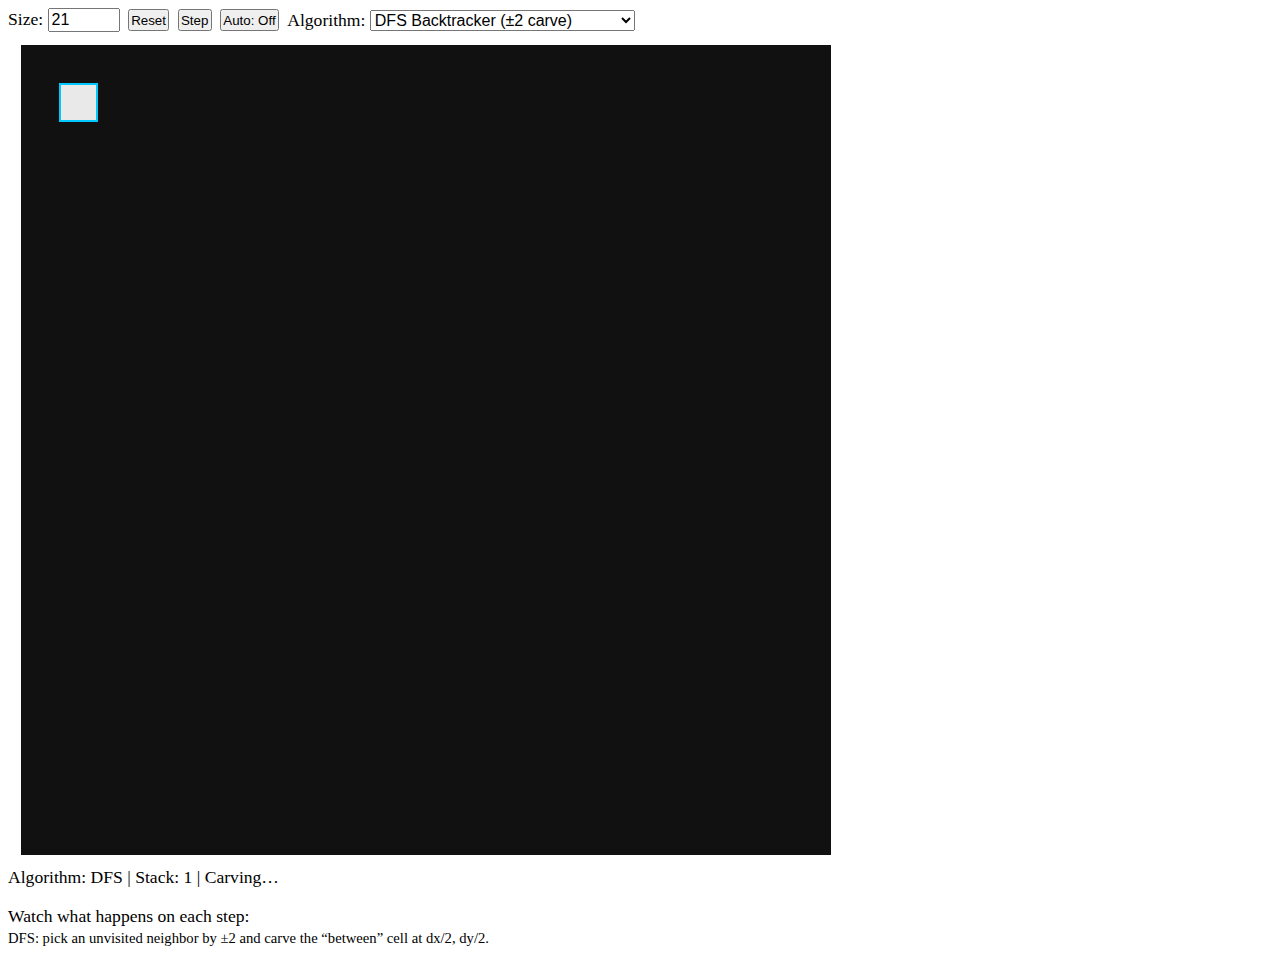
<file: index.html>
<!doctype html>
<html>
<head>
  <meta charset="utf-8" />
  <meta name="viewport" content="width=device-width,initial-scale=1" />
  <title>DFS / Prim / Kruskal / Wilson</title>
  <style>
    body { font-size: 1.1rem; }
    .row { display: flex; gap: 1%; flex-wrap: wrap; align-items: center; margin-bottom: 12px; max-width: 92vmin; }
    button { padding: 0.1em; }
    #grid { display: grid; background: #999; width: 90vmin; margin: 1%; max-width: 90vmin; max-height: 90vmin; height: 90vmin }
    .cell { width: 100%; height: 100%; background: #111; }
    .path { background: #f5f5f5; }
    .current { outline: 2px solid #00c8ff; outline-offset: -2px; }
    .between { background: #b700bf; }
    .room { background: #e9e9e9; }  
    code { background: #f2f200; padding: 1%; }
    select, input { font-size: 1rem; }
    input[type=number] {min-width: 3rem; max-width: 4rem;}
  </style>
</head>
<body>
  <div class="row">   
    <label>Size:
      <input id="size" type="number" min="5" step="2" value="21">
    </label>
    <button id="reset">Reset</button>
    <button id="step">Step</button>
    <button id="auto">Auto: Off</button>
    <label>Algorithm:
      <select id="algo">
        <option value="dfs">DFS Backtracker (±2 carve)</option>
        <option value="prim">Randomized Prim (frontier edges)</option>
        <option value="kruskal">Kruskal (Union-Find walls)</option>
        <option value="wilson">Wilson (loop-erased random walk)</option>
      </select>
    </label>
  </div>

  <div id="grid"></div>
  <span id="status"></span>
  <p>
    Watch what happens on each step:
    <br />
    <small id="deets"></small>
  </p>

  <script>
    const gridEl = document.getElementById('grid');
    const statusEl = document.getElementById('status');
    const sizeEl = document.getElementById('size');
    const algoEl = document.getElementById('algo');
    const btnReset = document.getElementById('reset');
    const btnStep = document.getElementById('step');
    const btnAuto = document.getElementById('auto');
    const deets = document.getElementById('deets');

    let N = 33;
    let maze = [];       // false = wall, true = path
    let cells = [];      // DOM refs
    let autoTimer = null;

    const dirs = [
      [-2, 0], [2, 0], [0, -2], [0, 2],
    ];

    const START = [1, 1];

    const givedeets = (text) => { deets.textContent = text; };

    function isValid(x, y) {
      return x >= 0 && x < N && y >= 0 && y < N;
    }

    function shuffle(arr) {
      for (let i = arr.length - 1; i > 0; i--) {
        const j = (Math.random() * (i + 1)) | 0;
        [arr[i], arr[j]] = [arr[j], arr[i]];
      }
      return arr;
    }

    function setCell(x, y, isPath) {
      maze[x][y] = isPath;
      const el = cells[x][y];
      el.classList.toggle('path', isPath);
      el.classList.toggle('room', isPath && x % 2 === 1 && y % 2 === 1);
    }

    function clearHighlights() {
      for (let x = 0; x < N; x++) for (let y = 0; y < N; y++) {
        cells[x][y].classList.remove('current');
        cells[x][y].classList.remove('between');
      }
    }

    function buildGrid() {
      gridEl.innerHTML = '';
      gridEl.style.gridTemplateColumns = `repeat(${N}, auto)`;

      cells = Array.from({ length: N }, () => Array(N));
      for (let x = 0; x < N; x++) {
        for (let y = 0; y < N; y++) {
          const el = document.createElement('div');
          el.className = 'cell';
          gridEl.appendChild(el);
          cells[x][y] = el;
        }
      }
    }

    // DFS Backtracker
    const dfsState = {
      stack: [],
      init() {
        this.stack = [];
        const [sx, sy] = START;

        setCell(sx, sy, true);
        this.stack.push([sx, sy]);

        clearHighlights();
        cells[sx][sy].classList.add('current');

        statusEl.textContent = `Algorithm: DFS | Stack: ${this.stack.length} | Carving…`;
        givedeets(`DFS: pick an unvisited neighbor by ±2 and carve the “between” cell at dx/2, dy/2.`);
      },
      step() {
        if (this.stack.length === 0) {
          statusEl.textContent = 'Done. (DFS stack empty)';
          return false;
        }

        clearHighlights();

        const [x, y] = this.stack[this.stack.length - 1];
        cells[x][y].classList.add('current');

        const options = shuffle(dirs.slice());
        for (const [dx, dy] of options) {
          const nx = x + dx;
          const ny = y + dy;

          if (!isValid(nx, ny)) continue;
          if (maze[nx][ny]) continue;

          const bx = x + dx / 2;
          const by = y + dy / 2;

          setCell(bx, by, true);
          setCell(nx, ny, true);

          cells[bx][by].classList.add('between');

          this.stack.push([nx, ny]);
          statusEl.textContent = `Algorithm: DFS | Move: (${x},${y}) -> (${nx},${ny}) | Between: (${bx},${by}) | Stack: ${this.stack.length}`;
          return true;
        }

        this.stack.pop();
        statusEl.textContent = `Algorithm: DFS | Backtrack from (${x},${y}) | Stack: ${this.stack.length}`;
        return true;
      }
    };

    // Randomized Prim
    const primState = {
      frontier: [], // edges: {x,y,nx,ny,bx,by}
      init() {
        this.frontier = [];
        const [sx, sy] = START;

        setCell(sx, sy, true);
        this._addFrontierFrom(sx, sy);

        clearHighlights();
        cells[sx][sy].classList.add('current');

        statusEl.textContent = `Algorithm: Prim | Frontier: ${this.frontier.length} | Growing…`;
        givedeets(`Prim: keep a frontier of edges from carved to uncarved rooms; pick one randomly, carve between + target room.`);
      },
      _addFrontierFrom(x, y) {
        for (const [dx, dy] of dirs) {
          const nx = x + dx;
          const ny = y + dy;
          if (!isValid(nx, ny)) continue;
          if (maze[nx][ny]) continue;

          const bx = x + dx / 2;
          const by = y + dy / 2;
          this.frontier.push({ x, y, nx, ny, bx, by });
        }
      },
      step() {
        while (this.frontier.length > 0) {
          const idx = (Math.random() * this.frontier.length) | 0;
          const edge = this.frontier.splice(idx, 1)[0];

          const { x, y, nx, ny, bx, by } = edge;

          if (!isValid(nx, ny) || maze[nx][ny]) continue;

          clearHighlights();
          cells[x][y].classList.add('current');

          setCell(bx, by, true);
          setCell(nx, ny, true);

          cells[bx][by].classList.add('between');
          cells[nx][ny].classList.add('current');

          this._addFrontierFrom(nx, ny);

          statusEl.textContent =
            `Algorithm: Prim | Add: (${nx},${ny}) via (${x},${y}) | Between: (${bx},${by}) | Frontier: ${this.frontier.length}`;
          return true;
        }

        statusEl.textContent = 'Done. (Prim frontier empty)';
        return false;
      }
    };

    // Kruskal (Union-Find)
    const kruskalState = {
      parent: [],
      rank: [],
      edges: [],
      roomsPerSide: 0,

      _roomId(x, y) {
        const rx = (x - 1) / 2;
        const ry = (y - 1) / 2;
        return rx * this.roomsPerSide + ry;
      },

      _find(a) {
        let p = this.parent[a];
        if (p !== a) this.parent[a] = this._find(p);
        return this.parent[a];
      },

      _union(a, b) {
        a = this._find(a);
        b = this._find(b);
        if (a === b) return false;

        if (this.rank[a] < this.rank[b]) [a, b] = [b, a];
        this.parent[b] = a;
        if (this.rank[a] === this.rank[b]) this.rank[a]++;
        return true;
      },

      init() {
        this.roomsPerSide = (N - 1) / 2;
        const roomCount = this.roomsPerSide * this.roomsPerSide;

        this.parent = Array.from({ length: roomCount }, (_, i) => i);
        this.rank = Array(roomCount).fill(0);
        this.edges = [];

        // carve all rooms open; keep between-cells closed initially
        for (let x = 1; x < N; x += 2) for (let y = 1; y < N; y += 2) setCell(x, y, true);

        // build edges (right + down)
        for (let x = 1; x < N; x += 2) {
          for (let y = 1; y < N; y += 2) {
            const aId = this._roomId(x, y);

            if (x + 2 < N) {
              const nx = x + 2, ny = y;
              const bId = this._roomId(nx, ny);
              this.edges.push({ ax: x, ay: y, bx: nx, by: ny, wx: x + 1, wy: y, aId, bId });
            }
            if (y + 2 < N) {
              const nx = x, ny = y + 2;
              const bId = this._roomId(nx, ny);
              this.edges.push({ ax: x, ay: y, bx: nx, by: ny, wx: x, wy: y + 1, aId, bId });
            }
          }
        }

        shuffle(this.edges);

        clearHighlights();
        const [sx, sy] = START;
        cells[sx][sy].classList.add('current');

        statusEl.textContent = `Algorithm: Kruskal | Walls: ${this.edges.length} | Union-Find ready…`;
        givedeets(`Kruskal: shuffle walls between rooms. If a wall connects different sets, carve it; otherwise skip (cycle).`);
      },

      step() {
        if (this.edges.length === 0) {
          statusEl.textContent = 'Done. (Kruskal walls exhausted)';
          return false;
        }

        const e = this.edges.pop();

        clearHighlights();
        cells[e.ax][e.ay].classList.add('current');
        cells[e.bx][e.by].classList.add('current');
        cells[e.wx][e.wy].classList.add('between');

        const connected = this._union(e.aId, e.bId);
        if (connected) {
          setCell(e.wx, e.wy, true);
          statusEl.textContent =
            `Algorithm: Kruskal | CONNECT sets | Carve wall (${e.wx},${e.wy}) | Walls left: ${this.edges.length}`;
        } else {
          statusEl.textContent =
            `Algorithm: Kruskal | SKIP cycle | Keep wall (${e.wx},${e.wy}) | Walls left: ${this.edges.length}`;
        }
        return true;
      }
    };

    // Wilson (Loop-Erased Random Walk, step-by-step state machine)
    const wilsonState = {
      roomsPerSide: 0,
      roomCount: 0,
      inTree: [],
      remaining: 0,

      // current walk (loop-erased)
      phase: "pick",            // "pick" | "walk" | "carve"
      walkPath: [],             // roomIds (does NOT include the tree-hit target)
      walkIndex: [],            // roomId -> index in walkPath, or -1
      carvePath: null,          // roomIds INCLUDING target (walkPath + [target])
      carveI: 0,

      _coordToId(x, y) {
        const rx = (x - 1) / 2;
        const ry = (y - 1) / 2;
        return rx * this.roomsPerSide + ry;
      },
      _idToCoord(id) {
        const rx = Math.floor(id / this.roomsPerSide);
        const ry = id % this.roomsPerSide;
        return [rx * 2 + 1, ry * 2 + 1];
      },

      _pickNonTreeId() {
        if (this.remaining <= 0) return -1;

        // Near the end, random-try can get unlucky; fall back to scanning.
        if (this.remaining < Math.max(8, this.roomCount / 8)) {
          for (let i = 0; i < this.roomCount; i++) if (!this.inTree[i]) return i;
          return -1;
        }

        // Fast average-case:
        for (let tries = 0; tries < 10000; tries++) {
          const id = (Math.random() * this.roomCount) | 0;
          if (!this.inTree[id]) return id;
        }

        // Fallback scan if the universe hates us today
        for (let i = 0; i < this.roomCount; i++) if (!this.inTree[i]) return i;
        return -1;
      },

      _neighborsOfRoomId(id) {
        const [x, y] = this._idToCoord(id);
        const nbrs = [];
        for (const [dx, dy] of dirs) {
          const nx = x + dx, ny = y + dy;
          if (!isValid(nx, ny)) continue;
          // nx,ny will stay odd if x,y are odd and dx,dy are even (±2)
          nbrs.push({ id: this._coordToId(nx, ny), x: nx, y: ny, bx: (x + nx) / 2, by: (y + ny) / 2, fromX: x, fromY: y });
        }
        return nbrs;
      },

      _markRoomInTree(id) {
        if (this.inTree[id]) return;
        this.inTree[id] = true;
        this.remaining--;
        const [x, y] = this._idToCoord(id);
        setCell(x, y, true);
      },

      _clearWalkIndex() {
        // only clear for rooms that were in the current walkPath
        for (const id of this.walkPath) this.walkIndex[id] = -1;
        this.walkPath.length = 0;
      },

      init() {
        this.roomsPerSide = (N - 1) / 2;
        this.roomCount = this.roomsPerSide * this.roomsPerSide;

        this.inTree = Array(this.roomCount).fill(false);
        this.walkIndex = Array(this.roomCount).fill(-1);

        this.remaining = this.roomCount;
        this.phase = "pick";
        this.walkPath = [];
        this.carvePath = null;
        this.carveI = 0;

        // Start tree with START room (or you can randomize this if you want)
        const [sx, sy] = START;
        const rootId = this._coordToId(sx, sy);
        this._markRoomInTree(rootId);

        clearHighlights();
        cells[sx][sy].classList.add('current');

        statusEl.textContent = `Algorithm: Wilson | In-tree: 1/${this.roomCount} | Starting…`;
        givedeets(`Wilson: pick a random room not in the tree, random-walk until you hit the tree, erase loops as they form, then carve the resulting path into the tree.`);
      },

      step() {
        if (this.remaining <= 0 && this.phase !== "carve" && this.phase !== "walk") {
          statusEl.textContent = 'Done. (Wilson complete)';
          return false;
        }

        if (this.phase === "pick") {
          const startId = this._pickNonTreeId();
          if (startId < 0) {
            statusEl.textContent = 'Done. (Wilson complete)';
            return false;
          }

          // start new loop-erased walk
          this.walkPath = [startId];
          this.walkIndex[startId] = 0;
          this.carvePath = null;
          this.carveI = 0;
          this.phase = "walk";

          clearHighlights();
          const [x, y] = this._idToCoord(startId);
          cells[x][y].classList.add('current');

          statusEl.textContent = `Algorithm: Wilson | Walk start at roomId=${startId} | Remaining rooms: ${this.remaining}`;
          return true;
        }

        if (this.phase === "walk") {
          const headId = this.walkPath[this.walkPath.length - 1];
          const nbrs = this._neighborsOfRoomId(headId);
          const choice = nbrs[(Math.random() * nbrs.length) | 0];

          clearHighlights();
          const [hx, hy] = this._idToCoord(headId);
          cells[hx][hy].classList.add('current');
          cells[choice.bx][choice.by].classList.add('between');

          // Hit the tree: switch to carve
          if (this.inTree[choice.id]) {
            this.carvePath = this.walkPath.concat([choice.id]);
            this.carveI = 0;
            this.phase = "carve";

            const [tx, ty] = this._idToCoord(choice.id);
            cells[tx][ty].classList.add('current');

            statusEl.textContent =
              `Algorithm: Wilson | Hit tree at roomId=${choice.id} | Carving ${this.carvePath.length - 1} segments…`;
            return true;
          }

          // Loop detection / erasure
          const seenAt = this.walkIndex[choice.id];
          if (seenAt !== -1) {
            // erase everything after seenAt
            for (let i = seenAt + 1; i < this.walkPath.length; i++) {
              this.walkIndex[this.walkPath[i]] = -1;
            }
            this.walkPath.length = seenAt + 1;

            statusEl.textContent =
              `Algorithm: Wilson | Loop erased back to index ${seenAt} (roomId=${choice.id}) | Walk length: ${this.walkPath.length}`;
            return true;
          }

          // Extend walk
          this.walkPath.push(choice.id);
          this.walkIndex[choice.id] = this.walkPath.length - 1;

          const [nx, ny] = this._idToCoord(choice.id);
          cells[nx][ny].classList.add('current');

          statusEl.textContent =
            `Algorithm: Wilson | Walk step -> roomId=${choice.id} | Walk length: ${this.walkPath.length} | Remaining: ${this.remaining}`;
          return true;
        }

        if (this.phase === "carve") {
          if (!this.carvePath || this.carveI >= this.carvePath.length - 1) {
            // finish this walk
            this._clearWalkIndex();
            this.carvePath = null;
            this.phase = (this.remaining > 0) ? "pick" : "done";

            if (this.remaining <= 0) {
              statusEl.textContent = 'Done. (Wilson complete)';
              return false;
            }

            statusEl.textContent = `Algorithm: Wilson | Segment done | Remaining rooms: ${this.remaining}`;
            return true;
          }

          const aId = this.carvePath[this.carveI];
          const bId = this.carvePath[this.carveI + 1];

          const [ax, ay] = this._idToCoord(aId);
          const [bx, by] = this._idToCoord(bId);

          const wx = (ax + bx) / 2;
          const wy = (ay + by) / 2;

          clearHighlights();
          cells[ax][ay].classList.add('current');
          cells[bx][by].classList.add('current');
          cells[wx][wy].classList.add('between');

          // Ensure rooms are open when they join the tree
          this._markRoomInTree(aId);
          this._markRoomInTree(bId);

          // Carve the wall between
          setCell(wx, wy, true);

          this.carveI++;

          statusEl.textContent =
            `Algorithm: Wilson | Carve (${ax},${ay}) -> (${bx},${by}) via (${wx},${wy}) | Remaining rooms: ${this.remaining}`;
          return true;
        }

        statusEl.textContent = 'Done.';
        return false;
      }
    };

    const algorithms = {
      dfs: dfsState,
      prim: primState,
      kruskal: kruskalState,
      wilson: wilsonState,
    };

    function currentAlgo() {
      return algorithms[algoEl.value] || dfsState;
    }

    // ---------------------------
    // Control flow
    // ---------------------------

    function setAuto(on) {
      if (on) {
        btnAuto.textContent = 'Auto: On';
        autoTimer = setInterval(() => {
          const ok = stepOnce();
          if (!ok) setAuto(false);
        }, 30);
      } else {
        btnAuto.textContent = 'Auto: Off';
        clearInterval(autoTimer);
        autoTimer = null;
      }
    }

    function reset() {
      setAuto(false);

      N = Number(sizeEl.value) || 21;
      if (N % 2 === 0) N += 1;
      sizeEl.value = N;

      maze = Array.from({ length: N }, () => Array(N).fill(false));
      buildGrid();

      currentAlgo().init();
    }

    function stepOnce() {
      return currentAlgo().step();
    }

    btnReset.addEventListener('click', reset);
    btnStep.addEventListener('click', stepOnce);
    btnAuto.addEventListener('click', () => setAuto(!autoTimer));
    algoEl.addEventListener('change', reset);

    reset();
  </script>
</body>
</html>
</file>
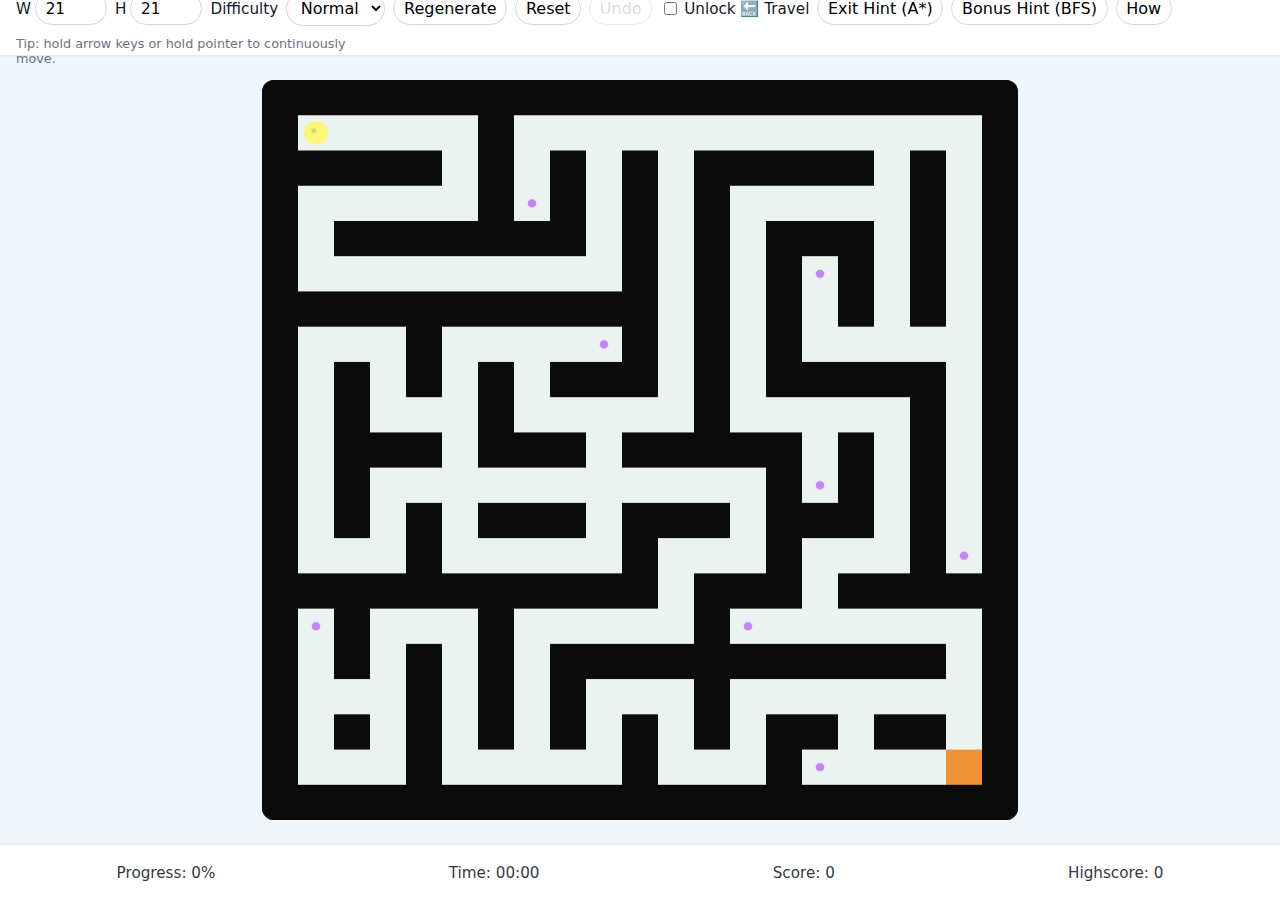
<file: index2.html>
<!doctype html>
<html lang="en">
<head>
  <meta charset="utf-8" />
  <meta name="viewport" content="width=device-width,initial-scale=1" />
  <title>Maze</title>
  <link rel="stylesheet" href="./maze.css" />
</head>
<body>
  <header id="top">
    <div id="controls">
      <label>
        W
        <input id="widthIn" type="number" value="21" min="7" step="2" inputmode="numeric">
      </label>
      <label>
        H
        <input id="heightIn" type="number" value="21" min="7" step="2" inputmode="numeric">
      </label>

      <label for="difficulty">Difficulty</label>
      <select id="difficulty" name="difficulty">
        <option value="easy">Easy</option>
        <option value="normal" selected>Normal</option>
        <option value="hard">Hard</option>
        <option value="cruel">Cruel</option>
      </select>

<button id="regen" type="button">Regenerate</button>
<button id="reset" type="button">Reset</button>
<button id="undo" type="button" disabled>Undo</button>

<label class="inline">
  <input id="rev" type="checkbox">
  Unlock 🔙 Travel
</label>

<button id="hint" type="button">Exit Hint (A*)</button>
<button id="deadHint" type="button">Bonus Hint (BFS)</button>
      <button id="coachBtn" type="button">How</button>

      <small class="note">
        Tip: hold arrow keys or hold pointer to continuously move.
      </small>
    </div>
  </header>

  <main id="wrap">
    <canvas id="canvas" aria-label="Maze game"></canvas>
  </main>

  <footer id="hud" aria-live="polite">
    <div class="muted">Progress: <span id="progress">0%</span></div>
    <div class="muted">Time: <span id="timer">00:00</span></div>
    <div class="muted">Score: <span id="score">0</span></div>
    <div class="muted">Highscore: <span id="highscore">0</span></div>
  </footer>

  <dialog id="coachDialog" aria-labelledby="coachTitle">
    <form method="dialog">
      <h3 id="coachTitle">How to play</h3>
      <p>
        Goal: fill all path cells into walls (intentionally "ruin the maze").
        If “Unlock 🔙 Travel” is unchecked, the cell you leave becomes a wall —
        plan routes to collect dead-end bonuses. Reach the end for a finish
        bonus reduced by your elapsed time.
      </p>
      <ul>
        <li>Use arrows or swipe/hold pointer for continuous movement.</li>
        <li>Dead-end cells give bonus points and spawn a little particle flourish + sound.</li>
        <li>Undo restores the last move/fill (limited stack), hint runs A* in a worker.</li>
      </ul>
      <menu>
        <button id="closeCoach" value="close" type="submit">Close</button>
      </menu>
    </form>
  </dialog>

  <script type="module" src="./maze.js"></script>
</body>
</html>
</file>
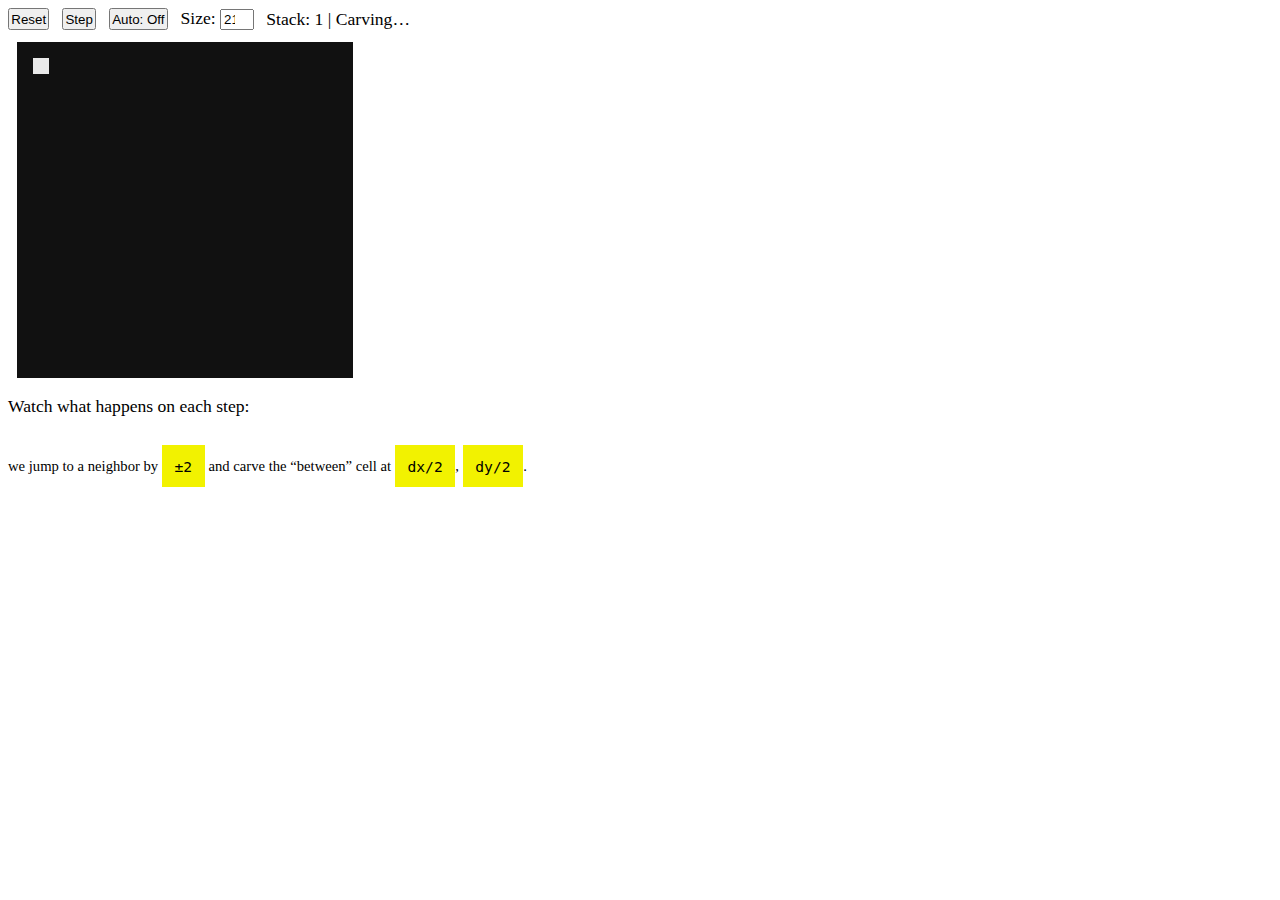
<file: maze-step-demob.html>
<!doctype html>
<html>
<head>
  <meta charset="utf-8" />
  <meta name="viewport" content="width=device-width,initial-scale=1" />
  <title>Step-by-2 Maze Carving Demo</title>
  <style>
    body { font-size: 1.1rem; }
    .row { display: flex; gap: 1%; flex-wrap: wrap; align-items: center; margin-bottom: 12px; }
    button { padding: 0.1em; }
    #grid { display: grid; background: #999; width: fit-content; margin: 1vmin }
    .cell { width: 1rem; height: 1rem; background: #111; }
    .path { background: #f5f5f5; }
    .current { border: -2px solid #00c8ff;}
    .between { background: #b700bf; } /* the carved “wall-between” cell this step */
    .room { background: #e9e9e9; }    /* optional: room cells look slightly different */
    code { background: #f2f200; padding: 1%; }
  </style>
</head>
<body>
  <div class="row">
    <button id="reset">Reset</button>
    <button id="step">Step</button>
    <button id="auto">Auto: Off</button>
    <label>Size:
      <input id="size" type="number" min="5" step="2" value="21" style="width:100%; max-width:2vw">
    </label>
    <span id="status"></span>
  </div>

  <div id="grid"></div>

  <p>
    Watch what happens on each step:
    </p><br /><small id="deets">
    we jump to a neighbor by <code>±2</code> and carve the “between” cell at <code>dx/2</code>, <code>dy/2</code>.</small>
  </p>

  <script>
    const gridEl = document.getElementById('grid');
    const statusEl = document.getElementById('status');
    const sizeEl = document.getElementById('size');
    const btnReset = document.getElementById('reset');
    const btnStep = document.getElementById('step');
    const btnAuto = document.getElementById('auto');
    const deets = document.getElementById('deets');

    let N = 33;
    let maze = [];       // false = wall, true = path
    let cells = [];      // DOM refs
    let stack = [];      // iterative DFS stack of [x,y]
    let autoTimer = null;
    let lastBetween = null;

    const dirs = [
      [-2, 0], [2, 0], [0, -2], [0, 2],
    ];


    const givedeets = (deet) => { 
      deets.textContent =  deet;
    }

    function isValid(x, y) {
      return x >= 0 && x < N && y >= 0 && y < N;
      givedeets('isValid' + `${x} ,  ${y}`)
    }

    function shuffle(arr) {
      // good enough for demo
      for (let i = arr.length - 1; i > 0; i--) {
        const j = (Math.random() * (i + 1)) | 0;
        [arr[i], arr[j]] = [arr[j], arr[i]];
      }
      givedeets('shuffle' + JSON.stringify(arr));
      return arr;
    }

    function setCell(x, y, isPath) {
      maze[x][y] = isPath;
      const el = cells[x][y];
      el.classList.toggle('path', isPath);
      el.classList.toggle('room', isPath && x % 2 === 1 && y % 2 === 1); // just for visuals
    }

    function clearHighlights() {
      // remove “current” from all: cheap because grid is small
      for (let x = 0; x < N; x++) for (let y = 0; y < N; y++) {
        cells[x][y].classList.remove('current');
        cells[x][y].classList.remove('between');
      }
      lastBetween = null;
    }

    function buildGrid() {
      gridEl.innerHTML = '';
      gridEl.style.gridTemplateColumns = `repeat(${N}, auto)`;

      cells = Array.from({ length: N }, () => Array(N));
      for (let x = 0; x < N; x++) {
        for (let y = 0; y < N; y++) {
          const el = document.createElement('div');
          el.className = 'cell';
          gridEl.appendChild(el);
          cells[x][y] = el;
        }
      }
    }

    function reset() {
      N = Number(sizeEl.value) || 21;
      if (N % 2 === 0) N += 1;           // keep odd
      sizeEl.value = N;

      maze = Array.from({ length: N }, () => Array(N).fill(false));
      stack = [];
      buildGrid();

      // start at (1,1) like your game
      setCell(1, 1, true);
      stack.push([1, 1]);

      clearHighlights();
      cells[1][1].classList.add('current');

      statusEl.textContent = `Stack: ${stack.length} | Carving…`;
    }

    function stepOnce() {
      if (stack.length === 0) {
        statusEl.textContent = 'Done. (Stack empty)';
        return false;
      }

      clearHighlights();

      const [x, y] = stack[stack.length - 1];
      cells[x][y].classList.add('current');

      const options = shuffle(dirs.slice());
      for (const [dx, dy] of options) {
        const nx = x + dx;
        const ny = y + dy;

        if (!isValid(nx, ny)) continue;
        if (maze[nx][ny]) continue; // already carved/visited “room”

        // THIS is your famous line: carve the between-cell
        const bx = x + dx / 2;
        const by = y + dy / 2;

        setCell(bx, by, true);
        setCell(nx, ny, true);

        cells[bx][by].classList.add('between');
        lastBetween = [bx, by];

        stack.push([nx, ny]);
        statusEl.textContent = `Move: (${x},${y}) -> (${nx},${ny}) | Between: (${bx},${by}) | Stack: ${stack.length}`;
        return true;
      }

      // no unvisited neighbors: backtrack (like returning from recursion)
      stack.pop();
      statusEl.textContent = `Backtrack from (${x},${y}) | Stack: ${stack.length}`;
      return true;
    }

    function setAuto(on) {
      if (on) {
        btnAuto.textContent = 'Auto: On';
        autoTimer = setInterval(() => {
          const ok = stepOnce();
          if (!ok) setAuto(false);
        }, 30);
      } else {
        btnAuto.textContent = 'Auto: Off';
        clearInterval(autoTimer);
        autoTimer = null;
      }
    }

    btnReset.addEventListener('click', () => reset());
    btnStep.addEventListener('click', () => stepOnce());
    btnAuto.addEventListener('click', () => setAuto(!autoTimer));

    reset();
  </script>
</body>
</html>
</file>
<file: maze.css>
:root {
  --bar-height: 3.5rem;
  --pad-x: 1rem;
  --bg-body: oklch(97% 0.01 250);
  --bg-panel: #ffffff;
  --border-soft: #e8ecf1;
  --text-main: #111827;
  --text-muted: #6b7280;
}

*,
*::before,
*::after {
  box-sizing: border-box;
}

html,
body {
  height: 100%;
}

body {
  margin: 0;
  font-family: system-ui, -apple-system, BlinkMacSystemFont, "Inter", sans-serif;
  background: var(--bg-body);
  color: var(--text-main);
  display: grid;
  grid-template-rows: var(--bar-height) minmax(0, 1fr) var(--bar-height);
}

/* Top controls bar */
#top {
  display: flex;
  align-items: center;
  padding-inline: var(--pad-x);
  background: var(--bg-panel);
  border-bottom: 1px solid var(--border-soft);
  box-shadow: 0 1px 2px color-mix(in srgb, black 6%, transparent);

  #controls {
    display: flex;
    flex-wrap: wrap;
    gap: 0.5rem;
    align-items: center;
    width: 100%;
  }

  label {
    display: flex;
    gap: 0.25rem;
    align-items: center;
    font-size: 0.95rem;
  }

  label.inline {
    white-space: nowrap;
  }

  .note {
    display: block;
    color: var(--text-muted);
    font-size: 0.8rem;
    max-width: 22rem;
  }
}

button,
input,
select {
  font: inherit;
  padding: 0.35rem 0.6rem;
  border-radius: 999px;
  border: 1px solid #d0d6dc;
  background: #ffffff;
  cursor: pointer;
  min-height: 2.1rem;
}

button {
  transition: transform 0.08s ease-out, box-shadow 0.08s ease-out, background 0.1s;
}

button:enabled:hover {
  transform: translateY(-1px);
  box-shadow: 0 2px 4px color-mix(in srgb, black 10%, transparent);
}

button:disabled {
  opacity: 0.5;
  cursor: default;
}

input[type="number"] {
  width: 4.5rem;
}

/* Main canvas wrapper */
#wrap {
  display: flex;
  align-items: center;
  justify-content: center;
  padding: 1rem;
  min-height: 0;
}

canvas#canvas {
  background: #0b0b0b;
  border-radius: 0.75rem;
  touch-action: none;
  display: block;
  max-width: calc(100vw - 3rem);
  max-height: calc(100vh - (2 * var(--bar-height)) - 3rem);
}

/* HUD footer */
#hud {
  display: flex;
  align-items: center;
  justify-content: space-around;
  background: var(--bg-panel);
  border-top: 1px solid var(--border-soft);
  box-shadow: 0 -1px 2px color-mix(in srgb, black 4%, transparent);

  .muted {
    opacity: 0.87;
    font-size: 0.95rem;
  }
}

/* Dialog */
#coachDialog {
  max-width: min(32rem, 92vw);
  border-radius: 0.75rem;
  border: 1px solid var(--border-soft);
  box-shadow: 0 12px 40px rgba(0, 0, 0, 0.18);
  padding: 1.25rem 1.5rem;

  form {
    display: flex;
    flex-direction: column;
    gap: 0.75rem;
  }

  h3 {
    margin: 0;
  }

  p {
    margin: 0;
    color: var(--text-main);
  }

  ul {
    margin: 0;
    padding-left: 1.25rem;
    color: var(--text-muted);
    font-size: 0.9rem;
  }

  menu {
    display: flex;
    justify-content: flex-end;
    margin: 0;
    padding-top: 0.75rem;
  }
}

/* Small screens */
@media (max-width: 640px) {
  body {
    grid-template-rows: auto minmax(0, 1fr) auto;
  }

  #top {
    padding-block: 0.4rem;

    #controls {
      justify-content: center;
    }
  }

  #hud {
    flex-wrap: wrap;
    gap: 0.25rem;
    padding-inline: 0.5rem;
  }

  canvas#canvas {
    max-width: calc(100vw - 1.5rem);
    max-height: calc(100vh - 12rem);
  }
}
</file>
